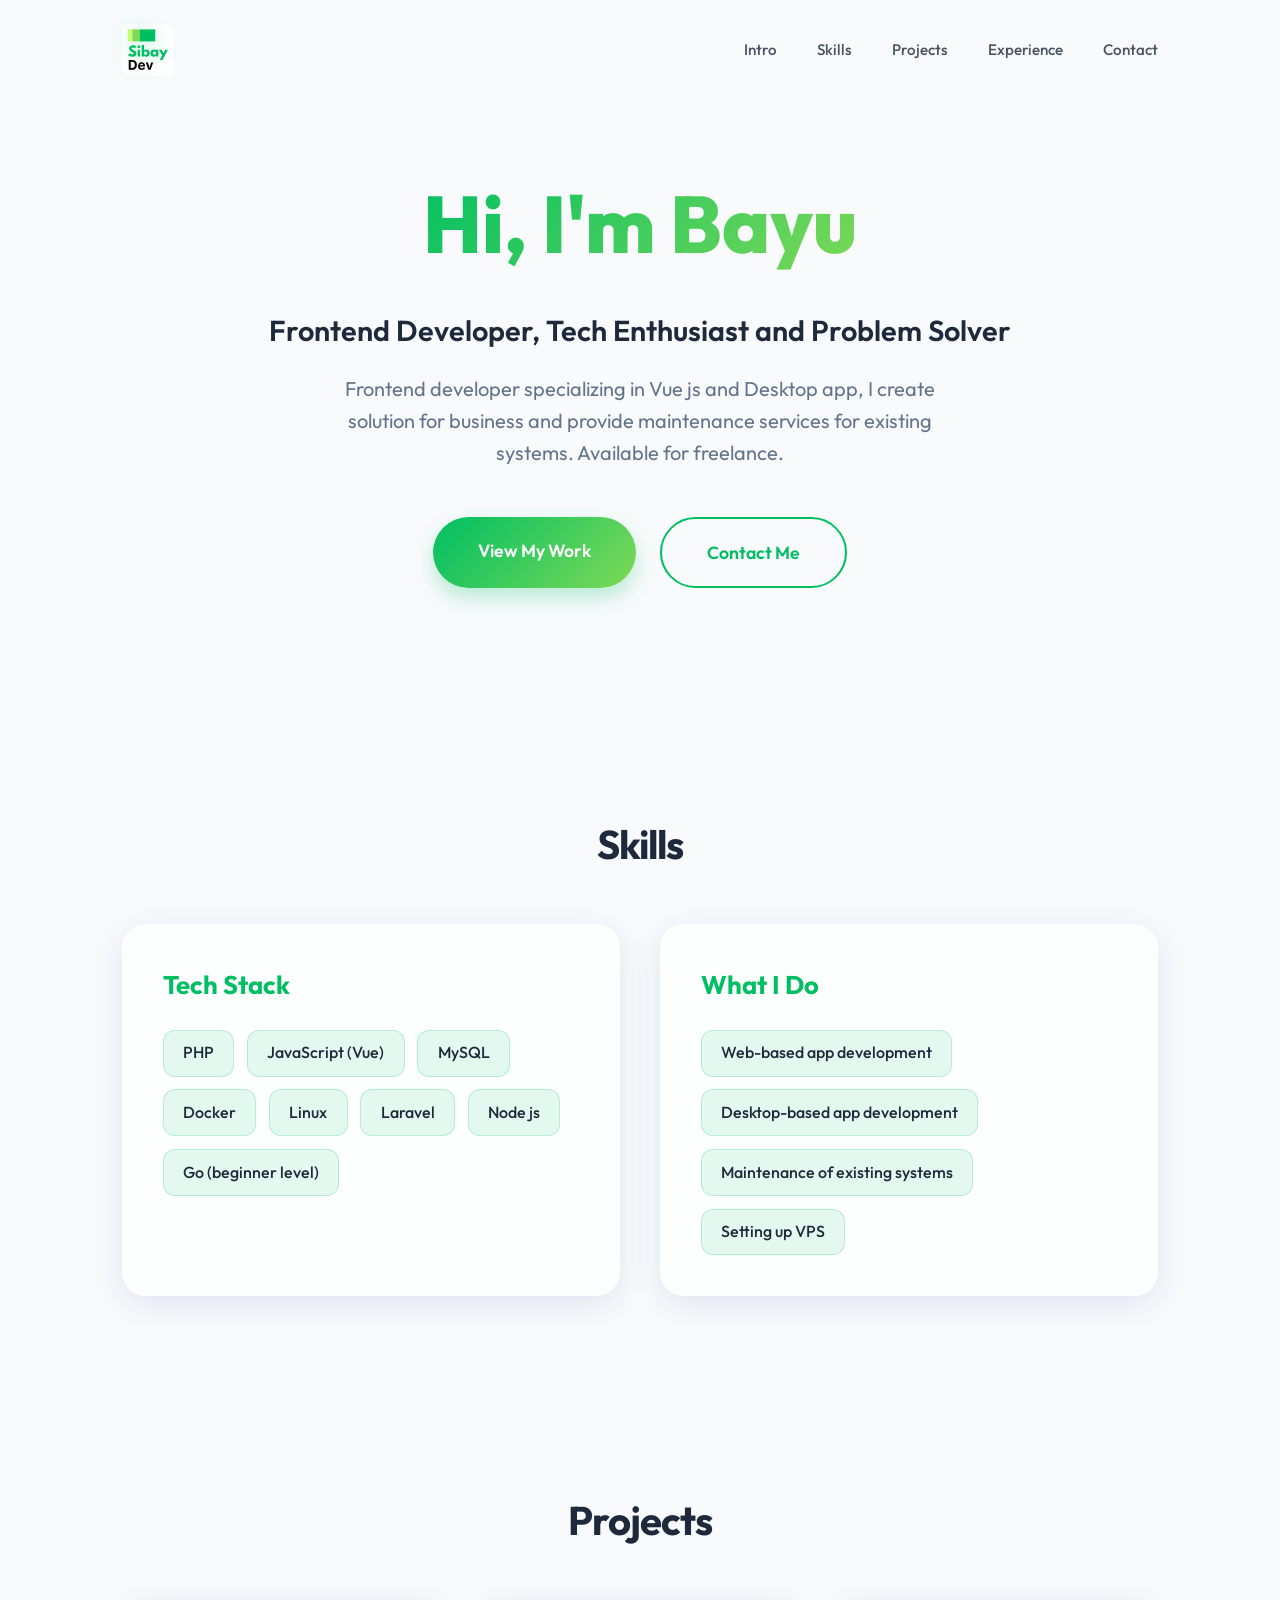
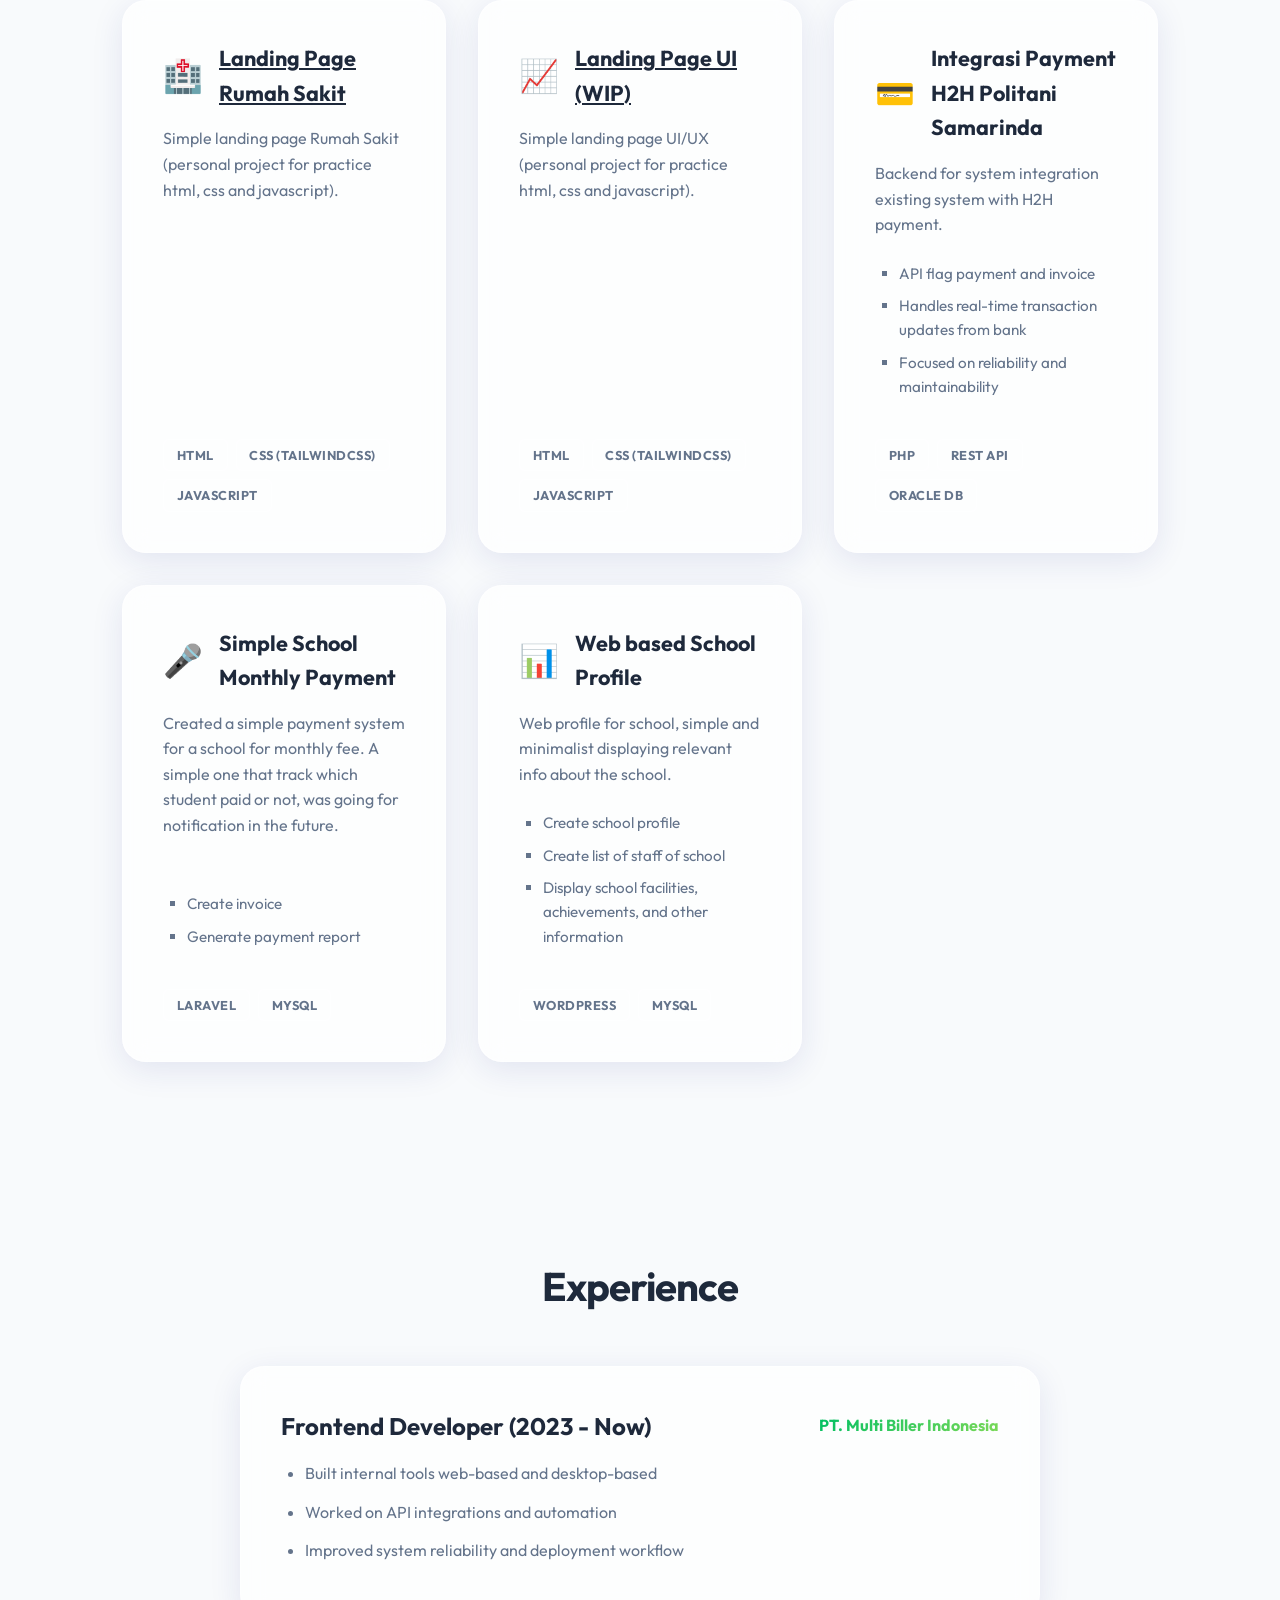
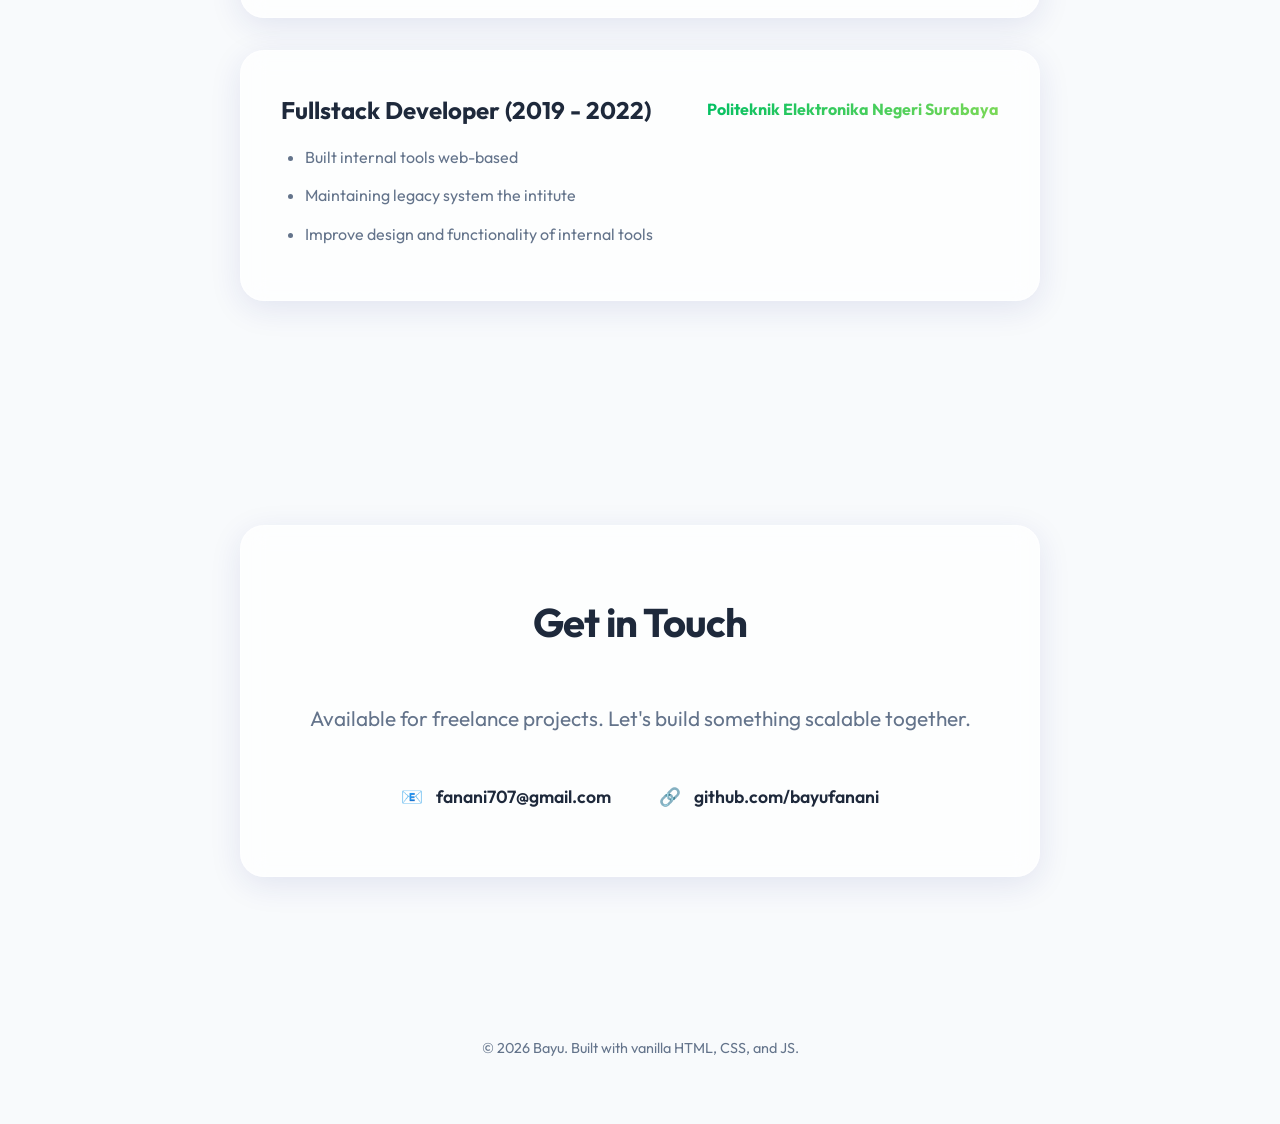
<file: curiculum-vitae/index.html>
<!DOCTYPE html>
<html lang="en">

<head>
    <meta charset="UTF-8">
    <meta name="viewport" content="width=device-width, initial-scale=1.0">
    <meta name="description" content="Bayu - Fullstack Developer">
    <title>Bayu | Fullstack Developer Portfolio</title>
    <link rel="icon" type="image/svg+xml" href="logo.svg">
    <link rel="preconnect" href="https://fonts.googleapis.com">
    <link rel="preconnect" href="https://fonts.gstatic.com" crossorigin>
    <link href="https://fonts.googleapis.com/css2?family=Outfit:wght@300;400;600;700&display=swap" rel="stylesheet">
    <link rel="stylesheet" href="style.css">
</head>

<body>
    <!-- Navigation -->
    <nav id="navbar">
        <div class="container nav-content">
            <div class="logo">
                <img src="logo.svg" alt="Sibaydev Logo" class="logo-img">
            </div>
            <ul class="nav-links">
                <li><a href="#hero">Intro</a></li>
                <li><a href="#skills">Skills</a></li>
                <li><a href="#projects">Projects</a></li>
                <li><a href="#experience">Experience</a></li>
                <li><a href="#contact">Contact</a></li>
            </ul>
        </div>
    </nav>

    <!-- Hero -->
    <header id="hero" class="section reveal">
        <div class="container hero-content">
            <h1 class="gradient-text">Hi, I'm Bayu</h1>
            <p class="subtitle">
                Frontend Developer, Tech Enthusiast and Problem Solver
            </p>
            <p class="description">Frontend developer specializing in Vue js and Desktop app, I
                create solution for business and provide maintenance services for existing systems. Available for
                freelance.</p>
            <div class="cta-buttons">
                <a href="#projects" class="btn btn-primary">View My Work</a>
                <a href="#contact" class="btn btn-secondary">Contact Me</a>
            </div>
        </div>
    </header>

    <!-- Skillz -->
    <section id="skills" class="section reveal">
        <div class="container">
            <h2 class="section-title">Skills</h2>
            <div class="skills-grid">
                <div class="skill-card glass">
                    <h3>Tech Stack</h3>
                    <ul class="skill-list">
                        <li><span>PHP</span></li>
                        <li><span>JavaScript (Vue)</span></li>
                        <li><span>MySQL</span></li>
                        <li><span>Docker</span></li>
                        <li><span>Linux</span></li>
                        <li><span>Laravel</span></li>
                        <li><span>Node js</span></li>
                        <li><span>Go (beginner level)</span></li>
                    </ul>
                </div>
                <div class="skill-card glass">
                    <h3>What I Do</h3>
                    <ul class="skill-list">
                        <li><span>Web-based app development</span></li>
                        <li><span>Desktop-based app development</span></li>
                        <li><span>Maintenance of existing systems</span></li>
                        <li><span>Setting up VPS</span></li>
                    </ul>
                </div>
            </div>
        </div>
    </section>

    <!-- Projects -->
    <section id="projects" class="section reveal">
        <div class="container">
            <h2 class="section-title">Projects</h2>
            <div class="projects-grid">
                <div class="project-card glass hover-lift">
                    <div class="project-header">
                        <span class="icon">🏥</span>
                        <h3><a href="../rs-landing">Landing Page Rumah Sakit</a></h3>
                    </div>
                    <p>Simple landing page Rumah Sakit (personal project for practice html, css and javascript).</p>
                    <div class="tech-tags">
                        <span>HTML</span>
                        <span>CSS (tailwindcss)</span>
                        <span>JavaScript</span>
                    </div>
                </div>
                <div class="project-card glass hover-lift">
                    <div class="project-header">
                        <span class="icon">📈</span>
                        <h3><a href="../landing-page1/">Landing Page UI (WIP)</a></h3>
                    </div>
                    <p>Simple landing page UI/UX (personal project for practice html, css and javascript).</p>
                    <div class="tech-tags">
                        <span>HTML</span>
                        <span>CSS (tailwindcss)</span>
                        <span>JavaScript</span>
                    </div>
                </div>

                <div class="project-card glass hover-lift">
                    <div class="project-header">
                        <span class="icon">💳</span>
                        <h3>Integrasi Payment H2H Politani Samarinda</h3>
                    </div>
                    <p>Backend for system integration existing system with H2H payment.</p>
                    <ul class="project-details">
                        <li>API flag payment and invoice</li>
                        <li>Handles real-time transaction updates from bank</li>
                        <li>Focused on reliability and maintainability</li>
                    </ul>
                    <div class="tech-tags">
                        <span>PHP</span>
                        <span>REST API</span>
                        <span>Oracle DB</span>
                    </div>
                </div>

                <div class="project-card glass hover-lift">
                    <div class="project-header">
                        <span class="icon">🎤</span>
                        <h3>Simple School Monthly Payment</h3>
                    </div>
                    <p>Created a simple payment system for a school for monthly fee. A simple one that track which
                        student paid or not, was going for notification in the future.</p>
                    <ul class="project-details">
                        <li>Create invoice</li>
                        <li>Generate payment report</li>
                    </ul>
                    <div class="tech-tags">
                        <span>Laravel</span>
                        <span>MySQL</span>
                    </div>
                </div>

                <div class="project-card glass hover-lift">
                    <div class="project-header">
                        <span class="icon">📊</span>
                        <h3>Web based School Profile</h3>
                    </div>
                    <p>Web profile for school, simple and minimalist displaying relevant info about the school.</p>
                    <ul class="project-details">
                        <li>Create school profile</li>
                        <li>Create list of staff of school</li>
                        <li>Display school facilities, achievements, and other information</li>
                    </ul>
                    <div class="tech-tags">
                        <span>Wordpress</span>
                        <span>MySQL</span>
                    </div>
                </div>
            </div>
        </div>
    </section>

    <!-- Experience -->
    <section id="experience" class="section reveal">
        <div class="container">
            <h2 class="section-title">Experience</h2>
            <div class="experience-timeline">
                <div class="timeline-item glass">
                    <div class="timeline-content">
                        <div class="timeline-header">
                            <h3>Frontend Developer (2023 - Now)</h3>
                            <span class="company">PT. Multi Biller Indonesia</span>
                        </div>
                        <ul class="experience-list">
                            <li>Built internal tools web-based and desktop-based</li>
                            <li>Worked on API integrations and automation</li>
                            <li>Improved system reliability and deployment workflow</li>
                        </ul>
                    </div>
                </div>
                <div class="timeline-item glass">
                    <div class="timeline-content">
                        <div class="timeline-header">
                            <h3>Fullstack Developer (2019 - 2022)</h3>
                            <span class="company">Politeknik Elektronika Negeri Surabaya</span>
                        </div>
                        <ul class="experience-list">
                            <li>Built internal tools web-based</li>
                            <li>Maintaining legacy system the intitute</li>
                            <li>Improve design and functionality of internal tools</li>
                        </ul>
                    </div>
                </div>
            </div>
        </div>
    </section>

    <!-- Contact -->
    <section id="contact" class="section reveal">
        <div class="container contact-container glass">
            <h2 class="section-title">Get in Touch</h2>
            <p>Available for freelance projects. Let's build something scalable together.</p>
            <div class="contact-links">
                <a href="mailto:fanani707@gmail.com" class="contact-link">
                    <span class="icon">📧</span> fanani707@gmail.com
                </a>
                <a href="https://github.com/bayufanani" target="_blank" class="contact-link">
                    <span class="icon">🔗</span> github.com/bayufanani
                </a>
            </div>
        </div>
    </section>

    <footer class="footer">
        <div class="container">
            <p>&copy; 2026 Bayu. Built with vanilla HTML, CSS, and JS.</p>
        </div>
    </footer>

    <script src="script.js"></script>
</body>

</html>
</file>
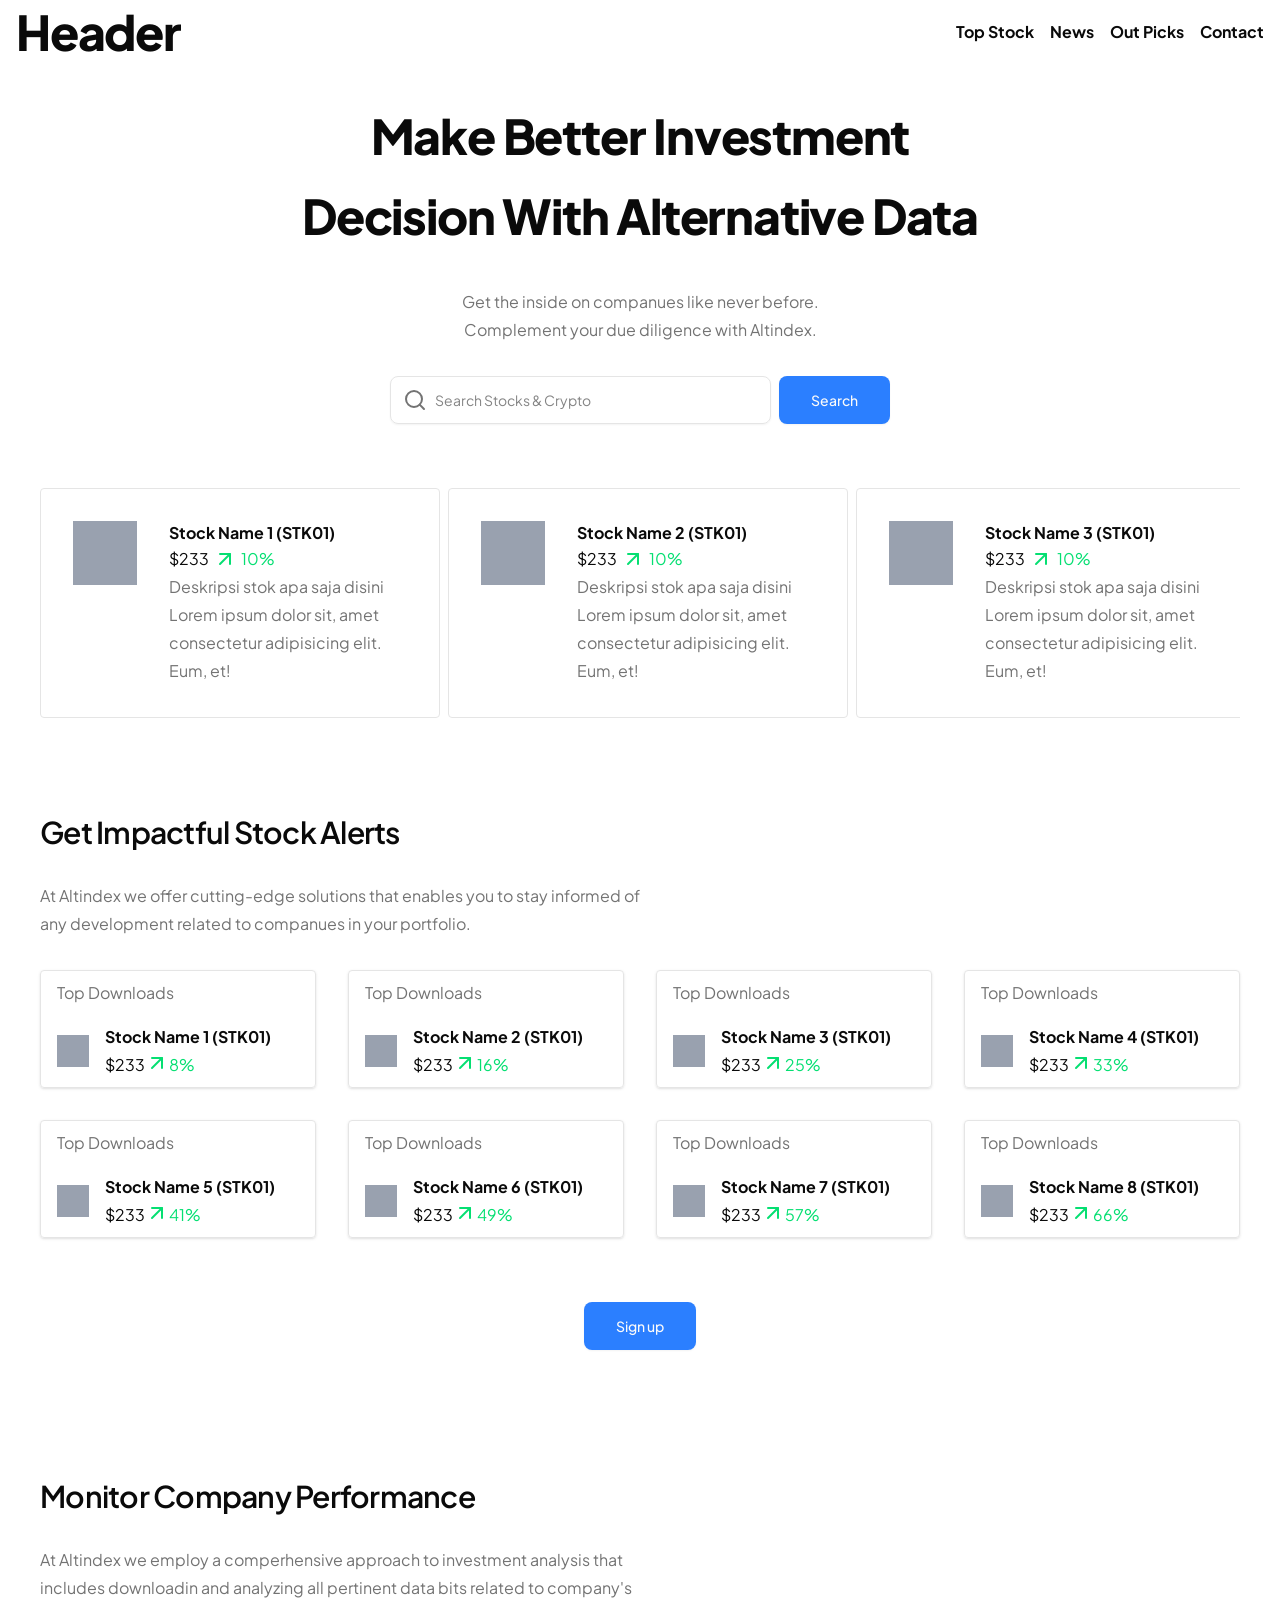
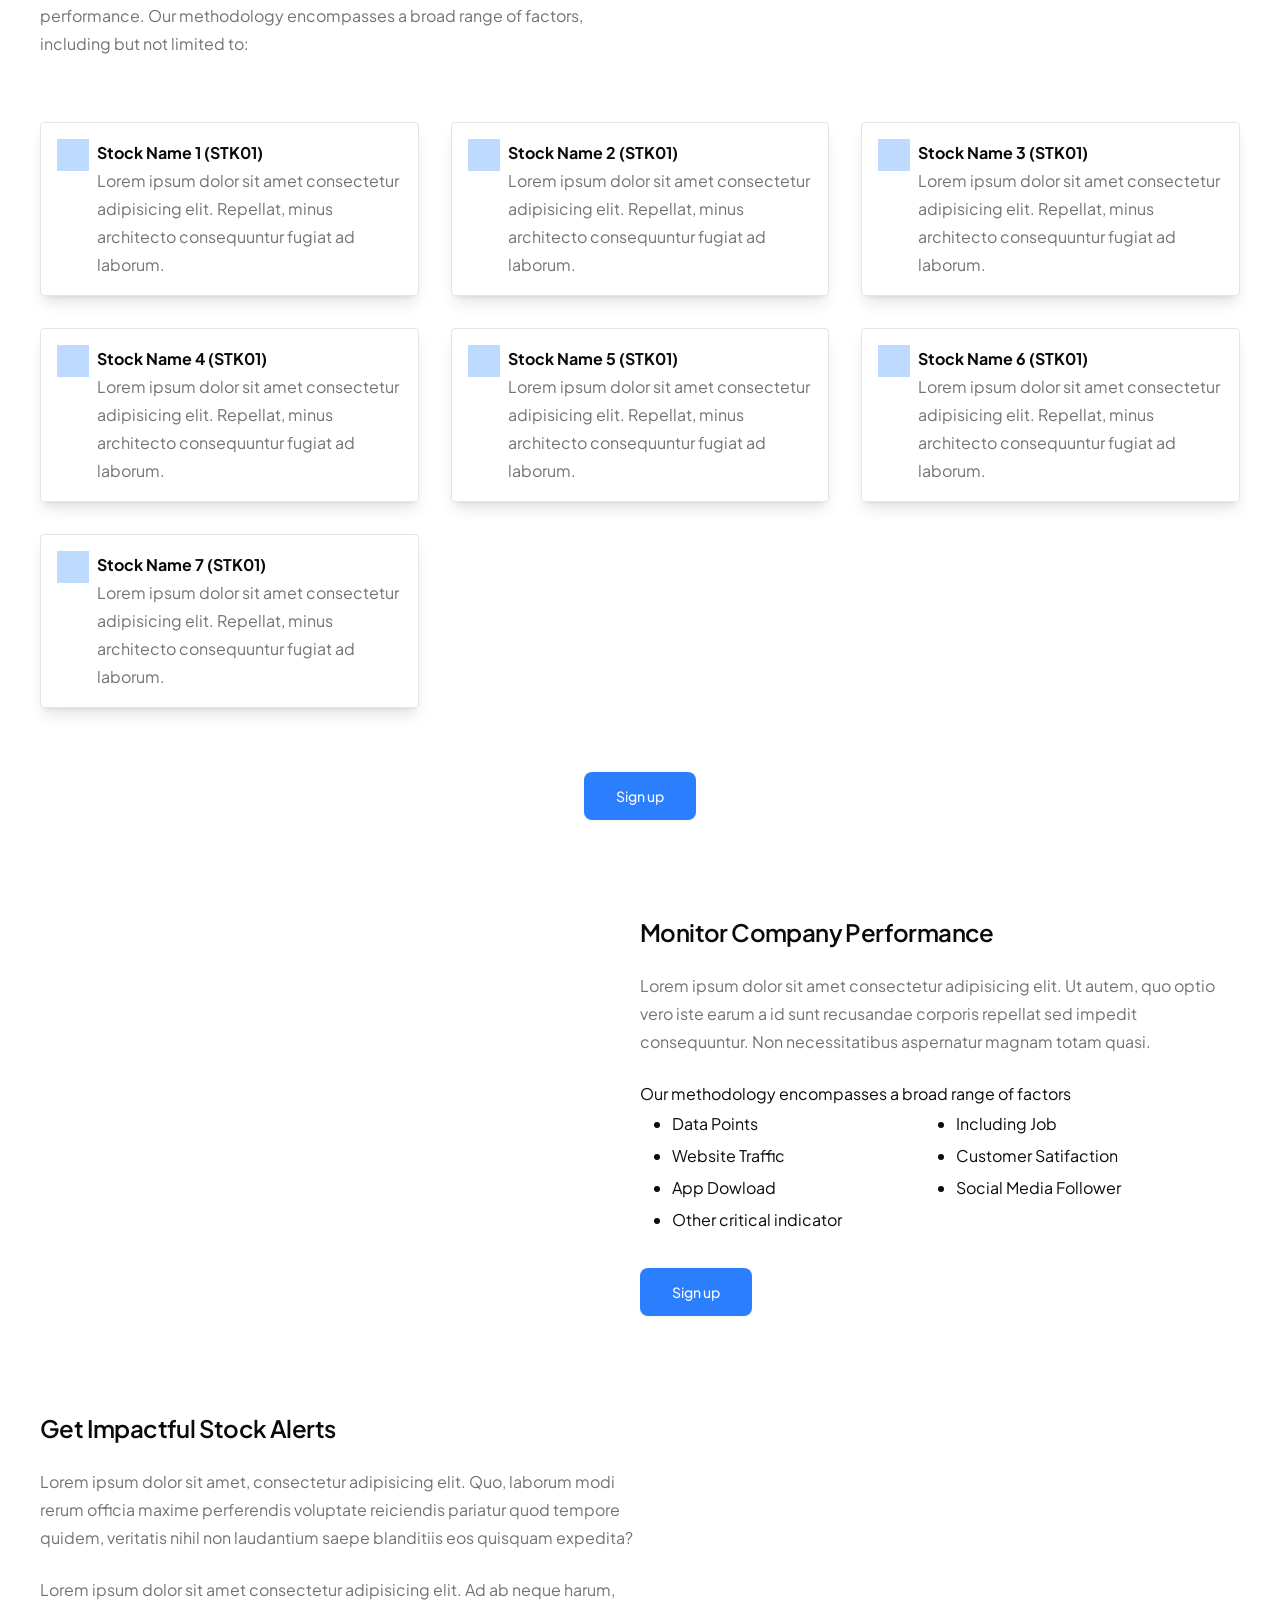
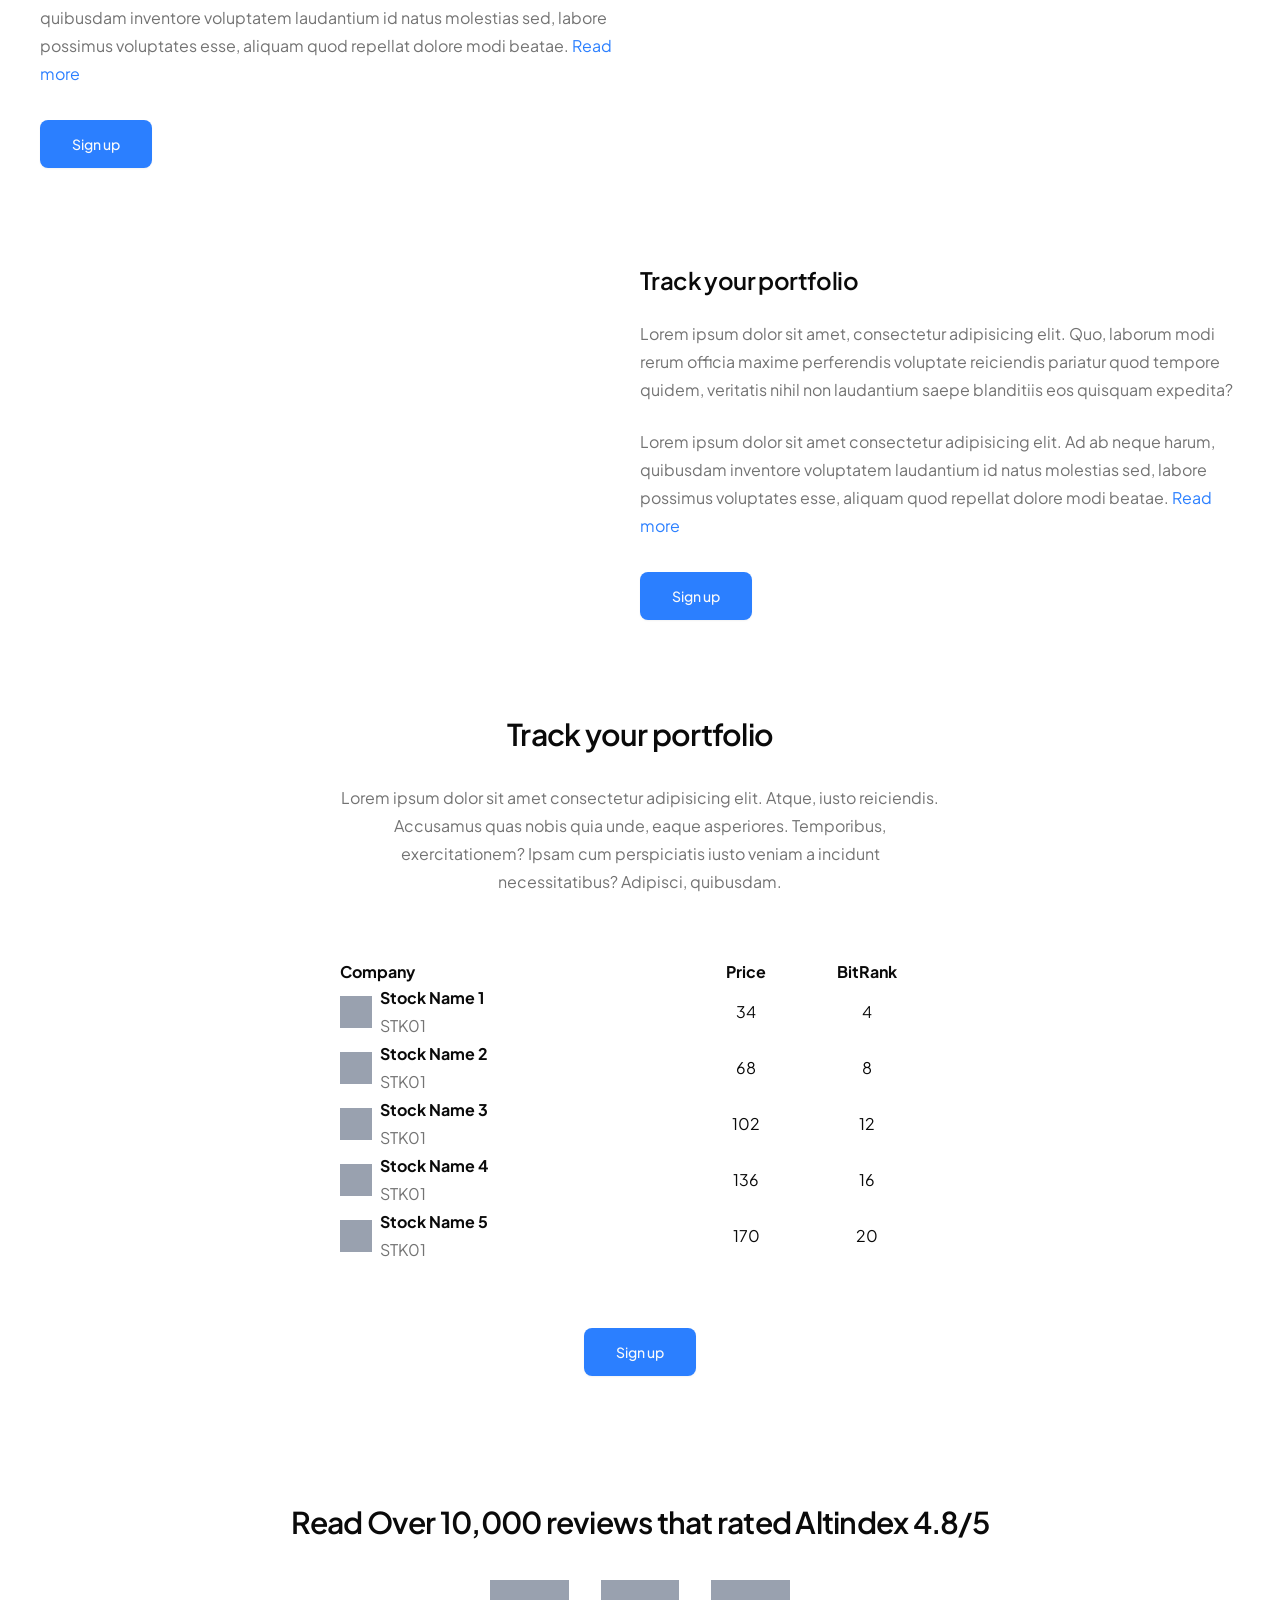
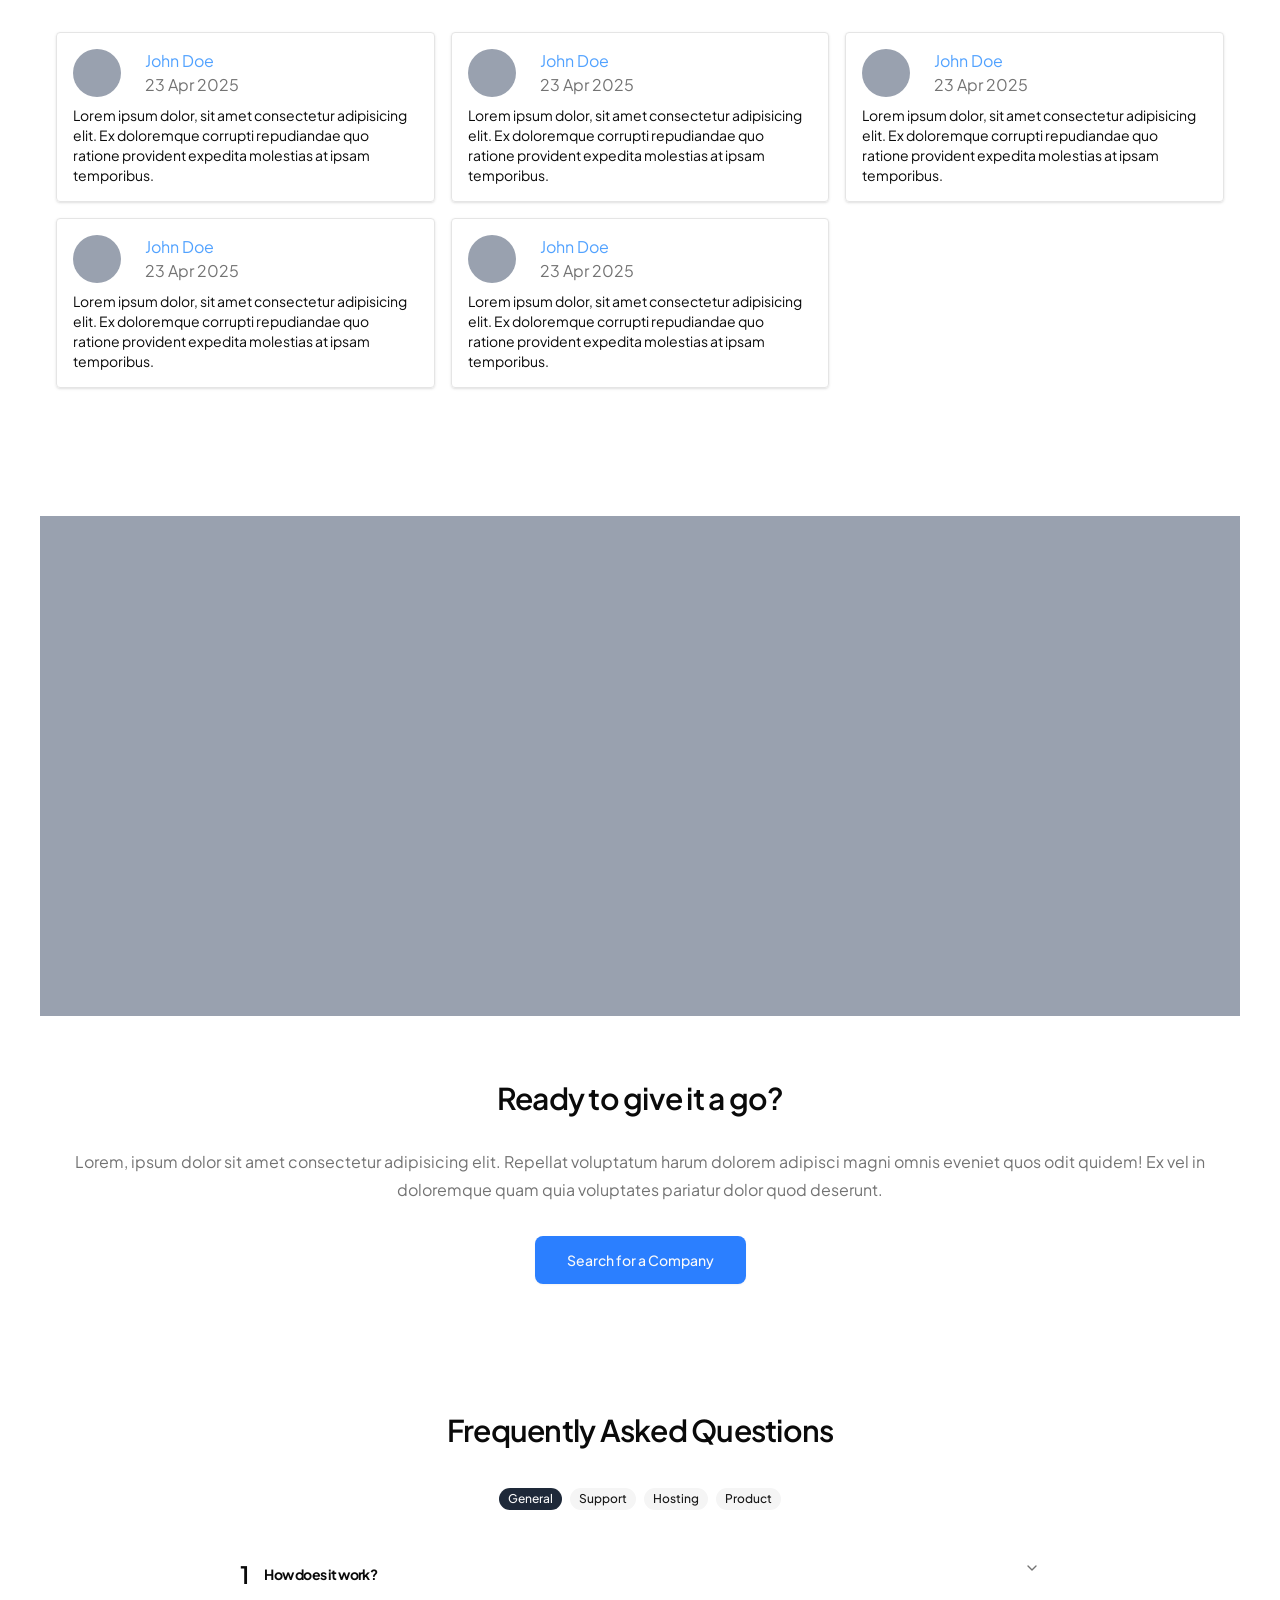
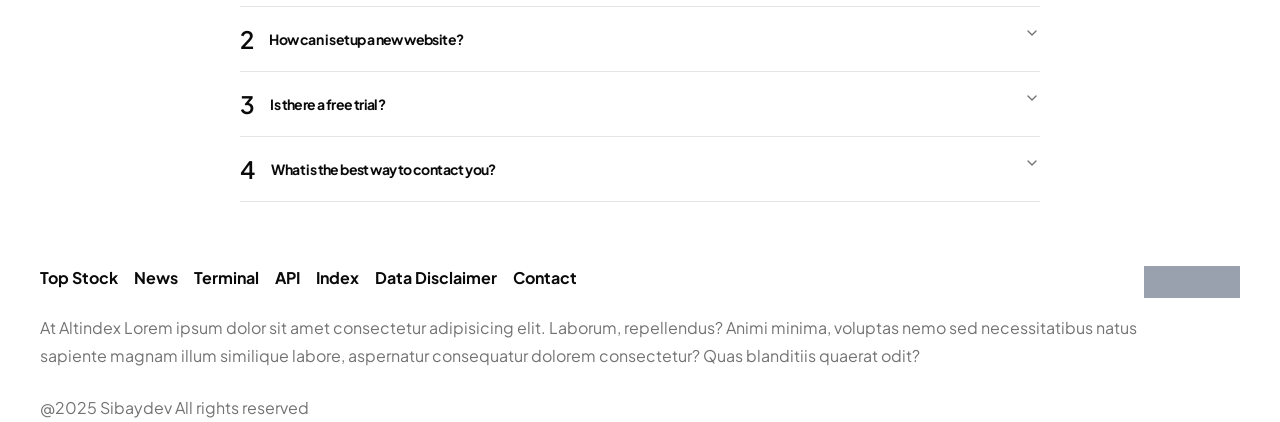
<file: landing-page1/index.html>
<!doctype html>
<html lang="en">

<head>
  <meta charset="UTF-8" />
  <link rel="icon" type="image/svg+xml" href="./vite.svg" />
  <meta name="viewport" content="width=device-width, initial-scale=1.0" />
  <title>Landing Page 1</title>
  <script type="module" crossorigin src="./assets/index-BxmgPnmE.js"></script>
  <link rel="stylesheet" crossorigin href="./assets/index-C8Lo0M7m.css">
</head>

<body>
  <div id="app"></div>
</body>

</html>
</file>
<file: curiculum-vitae/style.css>
/* 
    Modern, Premium CV Styling
    Featuring: Theme detection, Glassmorphism, and Fluid Typography
*/

:root {
    /* Font family */
    --font-main: 'Outfit', -apple-system, BlinkMacSystemFont, 'Segoe UI', Roboto, Helvetica, Arial, sans-serif;

    /* Default spacing */
    --padding-container: 2rem;
    --section-spacing: 6rem;

    /* Transitions */
    --transition: all 0.3s cubic-bezier(0.4, 0, 0.2, 1);

    /* Accent Colors (Based on Logo SVG) */
    --accent: #00bf63;
    --accent-hover: #00a455;
    --accent-gradient: linear-gradient(135deg, #00bf63 0%, #7ed957 100%);
}

/* Light Mode (Default/Fallback) */
:root {
    --bg-color: #f8fafc;
    --text-color: #1e293b;
    --text-muted: #64748b;
    --card-bg: rgba(255, 255, 255, 0.7);
    --card-border: rgba(255, 255, 255, 0.5);
    --nav-bg: rgba(248, 250, 252, 0.8);
    --glass-shadow: 0 8px 32px 0 rgba(31, 38, 135, 0.1);
}

/* Dark Mode Preference */
@media (prefers-color-scheme: dark) {
    :root {
        --bg-color: #0c0c0e;
        --text-color: #f1f5f9;
        --text-muted: #94a3b8;
        --card-bg: rgba(30, 41, 59, 0.4);
        --card-border: rgba(255, 255, 255, 0.08);
        --nav-bg: rgba(12, 12, 14, 0.8);
        --glass-shadow: 0 8px 32px 0 rgba(0, 0, 0, 0.4);
    }
}

/* Base Body Styles */
* {
    box-sizing: border-box;
    margin: 0;
    padding: 0;
}

html {
    scroll-behavior: smooth;
    font-size: 16px;
}

body {
    background-color: var(--bg-color);
    color: var(--text-color);
    font-family: var(--font-main);
    line-height: 1.6;
    overflow-x: hidden;
    transition: background-color 0.5s ease;
}

.container {
    max-width: 1100px;
    margin: 0 auto;
    padding: 0 var(--padding-container);
}

/* Gradient Text */
.gradient-text {
    background: var(--accent-gradient);
    -webkit-background-clip: text;
    background-clip: text;
    -webkit-text-fill-color: transparent;
    display: inline-block;
}

/* Glassmorphism Common Class */
.glass {
    background: var(--card-bg);
    backdrop-filter: blur(12px);
    -webkit-backdrop-filter: blur(12px);
    border: 1px solid var(--card-border);
    border-radius: 1.5rem;
    box-shadow: var(--glass-shadow);
}

/* Navigation */
#navbar {
    position: fixed;
    top: 0;
    width: 100%;
    z-index: 1000;
    padding: 1.5rem 0;
    background: var(--nav-bg);
    backdrop-filter: blur(10px);
    transition: var(--transition);
}

.nav-content {
    display: flex;
    justify-content: space-between;
    align-items: center;
}

.logo {
    display: flex;
    align-items: center;
    background: white;
    border-radius: 8px;
    padding: 2px;
}

.logo-img {
    height: 48px;
    width: auto;
    filter: drop-shadow(0 0 8px rgba(0, 191, 99, 0.2));
}

.nav-links {
    display: flex;
    gap: 2.5rem;
    list-style: none;
}

.nav-links a {
    text-decoration: none;
    color: var(--text-color);
    font-weight: 500;
    font-size: 0.95rem;
    transition: var(--transition);
    opacity: 0.8;
}

.nav-links a:hover {
    color: var(--accent);
    opacity: 1;
}

/* Sections */
.section {
    padding: var(--section-spacing) 0;
    min-height: auto;
}

.section-title {
    font-size: 2.5rem;
    font-weight: 700;
    margin-bottom: 3rem;
    text-align: center;
    letter-spacing: -1px;
}

/* Hero Section */
#hero {
    padding-top: 10rem;
    padding-bottom: 8rem;
    text-align: center;
}

#hero h1 {
    font-size: clamp(3rem, 8vw, 5rem);
    font-weight: 800;
    margin-bottom: 1.5rem;
}

#hero .subtitle {
    font-size: clamp(1.2rem, 3vw, 1.8rem);
    color: var(--text-color);
    max-width: 800px;
    margin: 0 auto 1.5rem;
    font-weight: 600;
    line-height: 1.3;
}

#hero .description {
    font-size: 1.25rem;
    color: var(--text-muted);
    max-width: 600px;
    margin: 0 auto 3rem;
    font-weight: 400;
}

/* Buttons */
.cta-buttons {
    display: flex;
    gap: 1.5rem;
    justify-content: center;
}

.btn {
    padding: 1.2rem 2.8rem;
    border-radius: 50px;
    text-decoration: none;
    font-weight: 600;
    font-size: 1.1rem;
    transition: var(--transition);
    display: inline-block;
}

.btn-primary {
    background: var(--accent-gradient);
    color: #fff;
    box-shadow: 0 10px 20px rgba(0, 191, 99, 0.25);
}

.btn-primary:hover {
    transform: translateY(-5px);
    box-shadow: 0 15px 30px rgba(0, 191, 99, 0.35);
}

.btn-secondary {
    border: 2px solid var(--accent);
    color: var(--accent);
}

.btn-secondary:hover {
    background: var(--accent);
    color: white;
}

/* Skills Grid */
.skills-grid {
    display: grid;
    grid-template-columns: repeat(auto-fit, minmax(300px, 1fr));
    gap: 2.5rem;
}

.skill-card {
    padding: 2.5rem;
}

.skill-card h3 {
    font-size: 1.6rem;
    margin-bottom: 1.5rem;
    color: var(--accent);
}

.skill-list {
    list-style: none;
    display: flex;
    flex-wrap: wrap;
    gap: 0.8rem;
}

.skill-list li {
    background: rgba(0, 191, 99, 0.1);
    border: 1px solid rgba(0, 191, 99, 0.2);
    padding: 0.6rem 1.2rem;
    border-radius: 12px;
    font-weight: 500;
    transition: var(--transition);
}

.skill-list li:hover {
    background: var(--accent);
    color: white;
}

/* Projects */
.projects-grid {
    display: grid;
    grid-template-columns: repeat(auto-fit, minmax(320px, 1fr));
    gap: 2rem;
}

.project-card {
    padding: 2.5rem;
    display: flex;
    flex-direction: column;
}

.project-header {
    display: flex;
    align-items: center;
    gap: 1rem;
    margin-bottom: 1rem;
}

.project-header .icon {
    font-size: 2rem;
}

.project-header h3 {
    font-size: 1.35rem;
    font-weight: 700;
}

.project-header a {
    color: var(--text-color);
    transition: var(--transition);
}

.project-header a:hover {
    color: var(--accent);
}

.project-card p {
    color: var(--text-muted);
    margin-bottom: 1.5rem;
    flex-grow: 1;
}

.project-details {
    margin-bottom: 2rem;
    padding-left: 1.5rem;
    list-style: square;
    color: var(--text-muted);
    font-size: 0.95rem;
}

.project-details li {
    margin-bottom: 0.5rem;
}

.tech-tags {
    display: flex;
    flex-wrap: wrap;
    gap: 0.5rem;
}

.tech-tags span {
    font-size: 0.8rem;
    text-transform: uppercase;
    font-weight: 700;
    letter-spacing: 0.5px;
    padding: 0.3rem 0.8rem;
    background: rgba(255, 255, 255, 0.05);
    border: 1px solid var(--card-border);
    border-radius: 6px;
    color: var(--text-muted);
}

/* Hover Lift Effect */
.hover-lift {
    transition: var(--transition);
}

.hover-lift:hover {
    transform: translateY(-10px);
    border-color: var(--accent);
}

/* Experience */
.experience-timeline {
    max-width: 800px;
    margin: 0 auto;
}

.timeline-item {
    padding: 2.5rem;
    margin-bottom: 2rem;
}

.timeline-header {
    display: flex;
    justify-content: space-between;
    align-items: center;
    margin-bottom: 1rem;
    flex-wrap: wrap;
    gap: 0.5rem;
}

.timeline-header h3 {
    font-size: 1.5rem;
    color: var(--text-color);
}

.timeline-header .company {
    background: var(--accent-gradient);
    -webkit-background-clip: text;
    background-clip: text;
    -webkit-text-fill-color: transparent;
    font-weight: 700;
}

.experience-list {
    padding-left: 1.5rem;
    color: var(--text-muted);
}

.experience-list li {
    margin-bottom: 0.8rem;
}

/* Contact */
.contact-container {
    padding: 4rem;
    text-align: center;
    max-width: 800px;
}

.contact-container p {
    font-size: 1.3rem;
    margin-bottom: 3rem;
    color: var(--text-muted);
}

.contact-links {
    display: flex;
    justify-content: center;
    gap: 3rem;
    flex-wrap: wrap;
}

.contact-link {
    text-decoration: none;
    color: var(--text-color);
    font-size: 1.1rem;
    font-weight: 600;
    display: flex;
    align-items: center;
    gap: 0.8rem;
    transition: var(--transition);
}

.contact-link:hover {
    color: var(--accent);
    transform: scale(1.05);
}

/* Footer */
.footer {
    padding: 4rem 0;
    text-align: center;
}

.footer p {
    color: var(--text-muted);
    font-size: 0.9rem;
}

/* Reveal Animation */
.reveal {
    opacity: 0;
    transform: translateY(50px);
    transition: opacity 0.8s ease-out, transform 0.8s ease-out;
}

.reveal.active {
    opacity: 1;
    transform: translateY(0);
}

/* Responsive adjustments */
@media (max-width: 768px) {
    :root {
        --section-spacing: 4rem;
    }

    .nav-links {
        display: none;
        /* Hide nav links on mobile for simplicity in pure CSS approach */
    }

    #hero {
        padding-top: 8rem;
    }

    .contact-container {
        padding: 2rem;
    }

    .contact-links {
        flex-direction: column;
        gap: 1.5rem;
    }
}
</file>
<file: landing-page1/assets/index-C8Lo0M7m.css>
@import"https://fonts.googleapis.com/css2?family=Plus+Jakarta+Sans:ital,wght@0,200..800;1,200..800&display=swap";@keyframes kemana-8fde3237{0%{opacity:0}to{opacity:1}}.close[data-v-8fde3237]{display:block!important;position:fixed;top:0;right:0;padding:1rem}.expand[data-v-8fde3237]{display:flex!important;flex-direction:column;position:fixed;inset:0;background-color:#fffc;-webkit-backdrop-filter:blur(1rem);backdrop-filter:blur(1rem);padding:3rem 1rem 1rem;animation:kemana-8fde3237 .15s ease-in-out}@layer components;/*! tailwindcss v4.1.13 | MIT License | https://tailwindcss.com */@layer properties{@supports (((-webkit-hyphens:none)) and (not (margin-trim:inline))) or ((-moz-orient:inline) and (not (color:rgb(from red r g b)))){*,:before,:after,::backdrop{--tw-translate-x:0;--tw-translate-y:0;--tw-translate-z:0;--tw-border-style:solid;--tw-leading:initial;--tw-font-weight:initial;--tw-shadow:0 0 #0000;--tw-shadow-color:initial;--tw-shadow-alpha:100%;--tw-inset-shadow:0 0 #0000;--tw-inset-shadow-color:initial;--tw-inset-shadow-alpha:100%;--tw-ring-color:initial;--tw-ring-shadow:0 0 #0000;--tw-inset-ring-color:initial;--tw-inset-ring-shadow:0 0 #0000;--tw-ring-inset:initial;--tw-ring-offset-width:0px;--tw-ring-offset-color:#fff;--tw-ring-offset-shadow:0 0 #0000;--tw-outline-style:solid;--tw-backdrop-blur:initial;--tw-backdrop-brightness:initial;--tw-backdrop-contrast:initial;--tw-backdrop-grayscale:initial;--tw-backdrop-hue-rotate:initial;--tw-backdrop-invert:initial;--tw-backdrop-opacity:initial;--tw-backdrop-saturate:initial;--tw-backdrop-sepia:initial;--tw-duration:initial;--tw-animation-delay:0s;--tw-animation-direction:normal;--tw-animation-duration:initial;--tw-animation-fill-mode:none;--tw-animation-iteration-count:1;--tw-enter-blur:0;--tw-enter-opacity:1;--tw-enter-rotate:0;--tw-enter-scale:1;--tw-enter-translate-x:0;--tw-enter-translate-y:0;--tw-exit-blur:0;--tw-exit-opacity:1;--tw-exit-rotate:0;--tw-exit-scale:1;--tw-exit-translate-x:0;--tw-exit-translate-y:0;--tw-tracking:initial}}}@layer theme{:root,:host{--font-sans:ui-sans-serif,system-ui,sans-serif,"Apple Color Emoji","Segoe UI Emoji","Segoe UI Symbol","Noto Color Emoji";--font-mono:ui-monospace,SFMono-Regular,Menlo,Monaco,Consolas,"Liberation Mono","Courier New",monospace;--color-green-400:oklch(79.2% .209 151.711);--color-blue-200:oklch(88.2% .059 254.128);--color-blue-400:oklch(70.7% .165 254.624);--color-blue-500:oklch(62.3% .214 259.815);--color-gray-400:oklch(70.7% .022 261.325);--color-gray-800:oklch(27.8% .033 256.848);--color-white:#fff;--spacing:.25rem;--text-xs:.75rem;--text-xs--line-height:calc(1/.75);--text-sm:.875rem;--text-sm--line-height:calc(1.25/.875);--text-base:1rem;--text-base--line-height: 1.5 ;--text-xl:1.25rem;--text-xl--line-height:calc(1.75/1.25);--text-2xl:1.5rem;--text-2xl--line-height:calc(2/1.5);--text-3xl:1.875rem;--text-3xl--line-height: 1.2 ;--text-4xl:2.25rem;--text-4xl--line-height:calc(2.5/2.25);--text-5xl:3rem;--text-5xl--line-height:1;--font-weight-medium:500;--font-weight-semibold:600;--font-weight-bold:700;--font-weight-extrabold:800;--tracking-tight:-.025em;--default-transition-duration:.15s;--default-transition-timing-function:cubic-bezier(.4,0,.2,1);--default-font-family:var(--font-sans);--default-mono-font-family:var(--font-mono)}}@layer base{*,:after,:before,::backdrop{box-sizing:border-box;border:0 solid;margin:0;padding:0}::file-selector-button{box-sizing:border-box;border:0 solid;margin:0;padding:0}html,:host{-webkit-text-size-adjust:100%;tab-size:4;line-height:1.5;font-family:var(--default-font-family,ui-sans-serif,system-ui,sans-serif,"Apple Color Emoji","Segoe UI Emoji","Segoe UI Symbol","Noto Color Emoji");font-feature-settings:var(--default-font-feature-settings,normal);font-variation-settings:var(--default-font-variation-settings,normal);-webkit-tap-highlight-color:transparent}hr{height:0;color:inherit;border-top-width:1px}abbr:where([title]){-webkit-text-decoration:underline dotted;text-decoration:underline dotted}h1,h2,h3,h4,h5,h6{font-size:inherit;font-weight:inherit}a{color:inherit;-webkit-text-decoration:inherit;text-decoration:inherit}b,strong{font-weight:bolder}code,kbd,samp,pre{font-family:var(--default-mono-font-family,ui-monospace,SFMono-Regular,Menlo,Monaco,Consolas,"Liberation Mono","Courier New",monospace);font-feature-settings:var(--default-mono-font-feature-settings,normal);font-variation-settings:var(--default-mono-font-variation-settings,normal);font-size:1em}small{font-size:80%}sub,sup{vertical-align:baseline;font-size:75%;line-height:0;position:relative}sub{bottom:-.25em}sup{top:-.5em}table{text-indent:0;border-color:inherit;border-collapse:collapse}:-moz-focusring{outline:auto}progress{vertical-align:baseline}summary{display:list-item}ol,ul,menu{list-style:none}img,svg,video,canvas,audio,iframe,embed,object{vertical-align:middle;display:block}img,video{max-width:100%;height:auto}button,input,select,optgroup,textarea{font:inherit;font-feature-settings:inherit;font-variation-settings:inherit;letter-spacing:inherit;color:inherit;opacity:1;background-color:#0000;border-radius:0}::file-selector-button{font:inherit;font-feature-settings:inherit;font-variation-settings:inherit;letter-spacing:inherit;color:inherit;opacity:1;background-color:#0000;border-radius:0}:where(select:is([multiple],[size])) optgroup{font-weight:bolder}:where(select:is([multiple],[size])) optgroup option{padding-inline-start:20px}::file-selector-button{margin-inline-end:4px}::placeholder{opacity:1}@supports (not ((-webkit-appearance:-apple-pay-button))) or (contain-intrinsic-size:1px){::placeholder{color:currentColor}@supports (color:color-mix(in lab,red,red)){::placeholder{color:color-mix(in oklab,currentcolor 50%,transparent)}}}textarea{resize:vertical}::-webkit-search-decoration{-webkit-appearance:none}::-webkit-date-and-time-value{min-height:1lh;text-align:inherit}::-webkit-datetime-edit{display:inline-flex}::-webkit-datetime-edit-fields-wrapper{padding:0}::-webkit-datetime-edit{padding-block:0}::-webkit-datetime-edit-year-field{padding-block:0}::-webkit-datetime-edit-month-field{padding-block:0}::-webkit-datetime-edit-day-field{padding-block:0}::-webkit-datetime-edit-hour-field{padding-block:0}::-webkit-datetime-edit-minute-field{padding-block:0}::-webkit-datetime-edit-second-field{padding-block:0}::-webkit-datetime-edit-millisecond-field{padding-block:0}::-webkit-datetime-edit-meridiem-field{padding-block:0}::-webkit-calendar-picker-indicator{line-height:1}:-moz-ui-invalid{box-shadow:none}button,input:where([type=button],[type=reset],[type=submit]){appearance:button}::file-selector-button{appearance:button}::-webkit-inner-spin-button{height:auto}::-webkit-outer-spin-button{height:auto}[hidden]:where(:not([hidden=until-found])){display:none!important}*{border-color:var(--border);outline-color:var(--ring)}@supports (color:color-mix(in lab,red,red)){*{outline-color:color-mix(in oklab,var(--ring)50%,transparent)}}body{background-color:var(--background);color:var(--foreground);font-optical-sizing:auto;font-family:Plus Jakarta Sans,sans-serif;font-style:normal}h1{scroll-margin:calc(var(--spacing)*20);font-size:var(--text-4xl);line-height:var(--tw-leading,var(--text-4xl--line-height));--tw-font-weight:var(--font-weight-extrabold);font-weight:var(--font-weight-extrabold);--tw-tracking:var(--tracking-tight);letter-spacing:var(--tracking-tight)}@media (min-width:64rem){h1{font-size:var(--text-5xl);line-height:var(--tw-leading,var(--text-5xl--line-height))}}h2{scroll-margin:calc(var(--spacing)*20);padding-bottom:calc(var(--spacing)*2);font-size:var(--text-3xl);line-height:var(--tw-leading,var(--text-3xl--line-height));--tw-font-weight:var(--font-weight-semibold);font-weight:var(--font-weight-semibold);--tw-tracking:var(--tracking-tight);letter-spacing:var(--tracking-tight);transition-property:color,background-color,border-color,outline-color,text-decoration-color,fill,stroke,--tw-gradient-from,--tw-gradient-via,--tw-gradient-to;transition-timing-function:var(--tw-ease,var(--default-transition-timing-function));transition-duration:var(--tw-duration,var(--default-transition-duration))}h2:first-child{margin-top:calc(var(--spacing)*0)}h3{scroll-margin:calc(var(--spacing)*20);font-size:var(--text-2xl);line-height:var(--tw-leading,var(--text-2xl--line-height));--tw-font-weight:var(--font-weight-semibold);font-weight:var(--font-weight-semibold);--tw-tracking:var(--tracking-tight);letter-spacing:var(--tracking-tight)}h4{scroll-margin:calc(var(--spacing)*20);font-size:var(--text-xl);line-height:var(--tw-leading,var(--text-xl--line-height));--tw-font-weight:var(--font-weight-semibold);font-weight:var(--font-weight-semibold);--tw-tracking:var(--tracking-tight);letter-spacing:var(--tracking-tight)}p{--tw-leading:calc(var(--spacing)*7);line-height:calc(var(--spacing)*7)}p:not(:first-child){margin-top:calc(var(--spacing)*6)}.no-scrollbar::-webkit-scrollbar{display:none}.no-scrollbar{-ms-overflow-style:none;scrollbar-width:none}[data-slot=accordion] [data-state=open] button h3{color:var(--primary)}}@layer utilities{.\@container\/card-header{container:card-header/inline-size}.pointer-events-none{pointer-events:none}.fixed{position:fixed}.right-0{right:calc(var(--spacing)*0)}.bottom-4{bottom:calc(var(--spacing)*4)}.left-0{left:calc(var(--spacing)*0)}.z-10{z-index:10}.col-span-2{grid-column:span 2/span 2}.col-start-2{grid-column-start:2}.row-span-2{grid-row:span 2/span 2}.row-start-1{grid-row-start:1}.m-0{margin:calc(var(--spacing)*0)}.mx-auto{margin-inline:auto}.my-8{margin-block:calc(var(--spacing)*8)}.my-16{margin-block:calc(var(--spacing)*16)}.mt-6{margin-top:calc(var(--spacing)*6)}.mt-8{margin-top:calc(var(--spacing)*8)}.mt-16{margin-top:calc(var(--spacing)*16)}.mr-2{margin-right:calc(var(--spacing)*2)}.mb-8{margin-bottom:calc(var(--spacing)*8)}.block{display:block}.flex{display:flex}.grid{display:grid}.hidden{display:none}.inline-block{display:inline-block}.inline-flex{display:inline-flex}.size-4{width:calc(var(--spacing)*4);height:calc(var(--spacing)*4)}.size-9{width:calc(var(--spacing)*9);height:calc(var(--spacing)*9)}.size-16{width:calc(var(--spacing)*16);height:calc(var(--spacing)*16)}.size-\[2rem\]{width:2rem;height:2rem}.size-\[3rem\]{width:3rem;height:3rem}.h-8{height:calc(var(--spacing)*8)}.h-10{height:calc(var(--spacing)*10)}.h-12{height:calc(var(--spacing)*12)}.h-16{height:calc(var(--spacing)*16)}.h-\[20px\]{height:20px}.h-\[500px\]{height:500px}.w-24{width:calc(var(--spacing)*24)}.w-\[100px\]{width:100px}.w-\[400px\]{width:400px}.w-fit{width:fit-content}.w-full{width:100%}.max-w-\[300px\]{max-width:300px}.max-w-\[400px\]{max-width:400px}.max-w-\[600px\]{max-width:600px}.max-w-\[800px\]{max-width:800px}.max-w-\[1200px\]{max-width:1200px}.min-w-0{min-width:calc(var(--spacing)*0)}.flex-1{flex:1}.shrink-0{flex-shrink:0}.translate-y-0\.5{--tw-translate-y:calc(var(--spacing)*.5);translate:var(--tw-translate-x)var(--tw-translate-y)}.cursor-pointer{cursor:pointer}.list-disc{list-style-type:disc}.auto-rows-min{grid-auto-rows:min-content}.grid-cols-1{grid-template-columns:repeat(1,minmax(0,1fr))}.grid-cols-2{grid-template-columns:repeat(2,minmax(0,1fr))}.grid-cols-\[2rem_1fr\]{grid-template-columns:2rem 1fr}.grid-cols-\[4rem_1fr\]{grid-template-columns:4rem 1fr}.grid-rows-\[auto_auto\]{grid-template-rows:auto auto}.grid-rows-\[min-content\]{grid-template-rows:min-content}.flex-col{flex-direction:column}.flex-row{flex-direction:row}.items-center{align-items:center}.items-start{align-items:flex-start}.justify-around{justify-content:space-around}.justify-between{justify-content:space-between}.justify-center{justify-content:center}.gap-1{gap:calc(var(--spacing)*1)}.gap-1\.5{gap:calc(var(--spacing)*1.5)}.gap-2{gap:calc(var(--spacing)*2)}.gap-4{gap:calc(var(--spacing)*4)}.gap-6{gap:calc(var(--spacing)*6)}.gap-8{gap:calc(var(--spacing)*8)}.gap-y-16{row-gap:calc(var(--spacing)*16)}.self-start{align-self:flex-start}.justify-self-end{justify-self:flex-end}.overflow-auto{overflow:auto}.overflow-hidden{overflow:hidden}.rounded{border-radius:.25rem}.rounded-full{border-radius:3.40282e38px}.rounded-md{border-radius:calc(var(--radius) - 2px)}.rounded-xl{border-radius:calc(var(--radius) + 4px)}.border{border-style:var(--tw-border-style);border-width:1px}.border-b{border-bottom-style:var(--tw-border-style);border-bottom-width:1px}.border-input{border-color:var(--input)}.border-transparent{border-color:#0000}.bg-background{background-color:var(--background)}.bg-blue-200{background-color:var(--color-blue-200)}.bg-card{background-color:var(--card)}.bg-destructive{background-color:var(--destructive)}.bg-gray-400{background-color:var(--color-gray-400)}.bg-gray-800{background-color:var(--color-gray-800)}.bg-primary{background-color:var(--primary)}.bg-secondary{background-color:var(--secondary)}.bg-transparent{background-color:#0000}.p-4{padding:calc(var(--spacing)*4)}.p-8{padding:calc(var(--spacing)*8)}.px-2{padding-inline:calc(var(--spacing)*2)}.px-3{padding-inline:calc(var(--spacing)*3)}.px-4{padding-inline:calc(var(--spacing)*4)}.px-6{padding-inline:calc(var(--spacing)*6)}.px-8{padding-inline:calc(var(--spacing)*8)}.py-0\.5{padding-block:calc(var(--spacing)*.5)}.py-1{padding-block:calc(var(--spacing)*1)}.py-2{padding-block:calc(var(--spacing)*2)}.py-4{padding-block:calc(var(--spacing)*4)}.py-6{padding-block:calc(var(--spacing)*6)}.py-8{padding-block:calc(var(--spacing)*8)}.py-16{padding-block:calc(var(--spacing)*16)}.pt-0{padding-top:calc(var(--spacing)*0)}.pb-4{padding-bottom:calc(var(--spacing)*4)}.pl-8{padding-left:calc(var(--spacing)*8)}.text-center{text-align:center}.text-left{text-align:left}.text-base{font-size:var(--text-base);line-height:var(--tw-leading,var(--text-base--line-height))}.text-sm{font-size:var(--text-sm);line-height:var(--tw-leading,var(--text-sm--line-height))}.text-xs{font-size:var(--text-xs);line-height:var(--tw-leading,var(--text-xs--line-height))}.leading-8{--tw-leading:calc(var(--spacing)*8);line-height:calc(var(--spacing)*8)}.leading-20{--tw-leading:calc(var(--spacing)*20);line-height:calc(var(--spacing)*20)}.leading-none{--tw-leading:1;line-height:1}.font-bold{--tw-font-weight:var(--font-weight-bold);font-weight:var(--font-weight-bold)}.font-medium{--tw-font-weight:var(--font-weight-medium);font-weight:var(--font-weight-medium)}.font-semibold{--tw-font-weight:var(--font-weight-semibold);font-weight:var(--font-weight-semibold)}.whitespace-nowrap{white-space:nowrap}.text-blue-400{color:var(--color-blue-400)}.text-blue-500{color:var(--color-blue-500)}.text-card-foreground{color:var(--card-foreground)}.text-foreground{color:var(--foreground)}.text-green-400{color:var(--color-green-400)}.text-muted-foreground{color:var(--muted-foreground)}.text-primary{color:var(--primary)}.text-primary-foreground{color:var(--primary-foreground)}.text-secondary-foreground{color:var(--secondary-foreground)}.text-white{color:var(--color-white)}.underline-offset-4{text-underline-offset:4px}.shadow{--tw-shadow:0 1px 3px 0 var(--tw-shadow-color,#0000001a),0 1px 2px -1px var(--tw-shadow-color,#0000001a);box-shadow:var(--tw-inset-shadow),var(--tw-inset-ring-shadow),var(--tw-ring-offset-shadow),var(--tw-ring-shadow),var(--tw-shadow)}.shadow-lg{--tw-shadow:0 10px 15px -3px var(--tw-shadow-color,#0000001a),0 4px 6px -4px var(--tw-shadow-color,#0000001a);box-shadow:var(--tw-inset-shadow),var(--tw-inset-ring-shadow),var(--tw-ring-offset-shadow),var(--tw-ring-shadow),var(--tw-shadow)}.shadow-sm{--tw-shadow:0 1px 3px 0 var(--tw-shadow-color,#0000001a),0 1px 2px -1px var(--tw-shadow-color,#0000001a);box-shadow:var(--tw-inset-shadow),var(--tw-inset-ring-shadow),var(--tw-ring-offset-shadow),var(--tw-ring-shadow),var(--tw-shadow)}.shadow-xs{--tw-shadow:0 1px 2px 0 var(--tw-shadow-color,#0000000d);box-shadow:var(--tw-inset-shadow),var(--tw-inset-ring-shadow),var(--tw-ring-offset-shadow),var(--tw-ring-shadow),var(--tw-shadow)}.outline{outline-style:var(--tw-outline-style);outline-width:1px}.backdrop-filter{-webkit-backdrop-filter:var(--tw-backdrop-blur,)var(--tw-backdrop-brightness,)var(--tw-backdrop-contrast,)var(--tw-backdrop-grayscale,)var(--tw-backdrop-hue-rotate,)var(--tw-backdrop-invert,)var(--tw-backdrop-opacity,)var(--tw-backdrop-saturate,)var(--tw-backdrop-sepia,);backdrop-filter:var(--tw-backdrop-blur,)var(--tw-backdrop-brightness,)var(--tw-backdrop-contrast,)var(--tw-backdrop-grayscale,)var(--tw-backdrop-hue-rotate,)var(--tw-backdrop-invert,)var(--tw-backdrop-opacity,)var(--tw-backdrop-saturate,)var(--tw-backdrop-sepia,)}.transition-\[color\,box-shadow\]{transition-property:color,box-shadow;transition-timing-function:var(--tw-ease,var(--default-transition-timing-function));transition-duration:var(--tw-duration,var(--default-transition-duration))}.transition-all{transition-property:all;transition-timing-function:var(--tw-ease,var(--default-transition-timing-function));transition-duration:var(--tw-duration,var(--default-transition-duration))}.transition-transform{transition-property:transform,translate,scale,rotate;transition-timing-function:var(--tw-ease,var(--default-transition-timing-function));transition-duration:var(--tw-duration,var(--default-transition-duration))}.duration-200{--tw-duration:.2s;transition-duration:.2s}.outline-none{--tw-outline-style:none;outline-style:none}.selection\:bg-primary ::selection{background-color:var(--primary)}.selection\:bg-primary::selection{background-color:var(--primary)}.selection\:text-primary-foreground ::selection{color:var(--primary-foreground)}.selection\:text-primary-foreground::selection{color:var(--primary-foreground)}.file\:inline-flex::file-selector-button{display:inline-flex}.file\:h-7::file-selector-button{height:calc(var(--spacing)*7)}.file\:border-0::file-selector-button{border-style:var(--tw-border-style);border-width:0}.file\:bg-transparent::file-selector-button{background-color:#0000}.file\:text-sm::file-selector-button{font-size:var(--text-sm);line-height:var(--tw-leading,var(--text-sm--line-height))}.file\:font-medium::file-selector-button{--tw-font-weight:var(--font-weight-medium);font-weight:var(--font-weight-medium)}.file\:text-foreground::file-selector-button{color:var(--foreground)}.placeholder\:text-muted-foreground::placeholder{color:var(--muted-foreground)}.last\:border-b-0:last-child{border-bottom-style:var(--tw-border-style);border-bottom-width:0}@media (hover:hover){.hover\:cursor-pointer:hover{cursor:pointer}.hover\:bg-accent:hover{background-color:var(--accent)}.hover\:bg-destructive\/90:hover{background-color:var(--destructive)}@supports (color:color-mix(in lab,red,red)){.hover\:bg-destructive\/90:hover{background-color:color-mix(in oklab,var(--destructive)90%,transparent)}}.hover\:bg-primary\/90:hover{background-color:var(--primary)}@supports (color:color-mix(in lab,red,red)){.hover\:bg-primary\/90:hover{background-color:color-mix(in oklab,var(--primary)90%,transparent)}}.hover\:bg-secondary\/80:hover{background-color:var(--secondary)}@supports (color:color-mix(in lab,red,red)){.hover\:bg-secondary\/80:hover{background-color:color-mix(in oklab,var(--secondary)80%,transparent)}}.hover\:text-accent-foreground:hover{color:var(--accent-foreground)}.hover\:underline:hover{text-decoration-line:underline}}.focus\:outline-0:focus{outline-style:var(--tw-outline-style);outline-width:0}.focus-visible\:border-ring:focus-visible{border-color:var(--ring)}.focus-visible\:ring-\[3px\]:focus-visible{--tw-ring-shadow:var(--tw-ring-inset,)0 0 0 calc(3px + var(--tw-ring-offset-width))var(--tw-ring-color,currentcolor);box-shadow:var(--tw-inset-shadow),var(--tw-inset-ring-shadow),var(--tw-ring-offset-shadow),var(--tw-ring-shadow),var(--tw-shadow)}.focus-visible\:ring-destructive\/20:focus-visible{--tw-ring-color:var(--destructive)}@supports (color:color-mix(in lab,red,red)){.focus-visible\:ring-destructive\/20:focus-visible{--tw-ring-color:color-mix(in oklab,var(--destructive)20%,transparent)}}.focus-visible\:ring-ring\/50:focus-visible{--tw-ring-color:var(--ring)}@supports (color:color-mix(in lab,red,red)){.focus-visible\:ring-ring\/50:focus-visible{--tw-ring-color:color-mix(in oklab,var(--ring)50%,transparent)}}.disabled\:pointer-events-none:disabled{pointer-events:none}.disabled\:cursor-not-allowed:disabled{cursor:not-allowed}.disabled\:opacity-50:disabled{opacity:.5}.has-data-\[slot\=card-action\]\:grid-cols-\[1fr_auto\]:has([data-slot=card-action]){grid-template-columns:1fr auto}.has-\[\>svg\]\:px-2\.5:has(>svg){padding-inline:calc(var(--spacing)*2.5)}.has-\[\>svg\]\:px-3:has(>svg){padding-inline:calc(var(--spacing)*3)}.has-\[\>svg\]\:px-4:has(>svg){padding-inline:calc(var(--spacing)*4)}.aria-invalid\:border-destructive[aria-invalid=true]{border-color:var(--destructive)}.aria-invalid\:ring-destructive\/20[aria-invalid=true]{--tw-ring-color:var(--destructive)}@supports (color:color-mix(in lab,red,red)){.aria-invalid\:ring-destructive\/20[aria-invalid=true]{--tw-ring-color:color-mix(in oklab,var(--destructive)20%,transparent)}}.data-\[state\=closed\]\:animate-accordion-up[data-state=closed]{animation:.2s ease-out accordion-up}.data-\[state\=open\]\:animate-accordion-down[data-state=open]{animation:.2s ease-out accordion-down}@media (min-width:48rem){.md\:col-span-2{grid-column:span 2/span 2}.md\:flex{display:flex}.md\:hidden{display:none}.md\:w-1\/2{width:50%}.md\:max-w-\[500px\]{max-width:500px}.md\:grid-cols-2{grid-template-columns:repeat(2,minmax(0,1fr))}.md\:grid-cols-3{grid-template-columns:repeat(3,minmax(0,1fr))}.md\:flex-row{flex-direction:row}.md\:gap-4{gap:calc(var(--spacing)*4)}.md\:gap-8{gap:calc(var(--spacing)*8)}.md\:text-sm{font-size:var(--text-sm);line-height:var(--tw-leading,var(--text-sm--line-height))}}@media (min-width:64rem){.lg\:grid-cols-3{grid-template-columns:repeat(3,minmax(0,1fr))}.lg\:grid-cols-4{grid-template-columns:repeat(4,minmax(0,1fr))}.lg\:gap-8{gap:calc(var(--spacing)*8)}.lg\:px-0{padding-inline:calc(var(--spacing)*0)}}.dark\:border-input:is(.dark *){border-color:var(--input)}.dark\:bg-destructive\/60:is(.dark *){background-color:var(--destructive)}@supports (color:color-mix(in lab,red,red)){.dark\:bg-destructive\/60:is(.dark *){background-color:color-mix(in oklab,var(--destructive)60%,transparent)}}.dark\:bg-input\/30:is(.dark *){background-color:var(--input)}@supports (color:color-mix(in lab,red,red)){.dark\:bg-input\/30:is(.dark *){background-color:color-mix(in oklab,var(--input)30%,transparent)}}@media (hover:hover){.dark\:hover\:bg-accent\/50:is(.dark *):hover{background-color:var(--accent)}@supports (color:color-mix(in lab,red,red)){.dark\:hover\:bg-accent\/50:is(.dark *):hover{background-color:color-mix(in oklab,var(--accent)50%,transparent)}}.dark\:hover\:bg-input\/50:is(.dark *):hover{background-color:var(--input)}@supports (color:color-mix(in lab,red,red)){.dark\:hover\:bg-input\/50:is(.dark *):hover{background-color:color-mix(in oklab,var(--input)50%,transparent)}}}.dark\:focus-visible\:ring-destructive\/40:is(.dark *):focus-visible{--tw-ring-color:var(--destructive)}@supports (color:color-mix(in lab,red,red)){.dark\:focus-visible\:ring-destructive\/40:is(.dark *):focus-visible{--tw-ring-color:color-mix(in oklab,var(--destructive)40%,transparent)}}.dark\:aria-invalid\:ring-destructive\/40:is(.dark *)[aria-invalid=true]{--tw-ring-color:var(--destructive)}@supports (color:color-mix(in lab,red,red)){.dark\:aria-invalid\:ring-destructive\/40:is(.dark *)[aria-invalid=true]{--tw-ring-color:color-mix(in oklab,var(--destructive)40%,transparent)}}.\[\&_svg\]\:pointer-events-none svg{pointer-events:none}.\[\&_svg\]\:shrink-0 svg{flex-shrink:0}.\[\&_svg\:not\(\[class\*\=\'size-\'\]\)\]\:size-4 svg:not([class*=size-]){width:calc(var(--spacing)*4);height:calc(var(--spacing)*4)}.\[\.border-b\]\:pb-6.border-b{padding-bottom:calc(var(--spacing)*6)}.\[\.border-t\]\:pt-6.border-t{padding-top:calc(var(--spacing)*6)}.\[\&\>svg\]\:pointer-events-none>svg{pointer-events:none}.\[\&\>svg\]\:size-3>svg{width:calc(var(--spacing)*3);height:calc(var(--spacing)*3)}.\[\&\[data-state\=open\]\>svg\]\:rotate-180[data-state=open]>svg{rotate:180deg}@media (hover:hover){a.\[a\&\]\:hover\:bg-accent:hover{background-color:var(--accent)}a.\[a\&\]\:hover\:bg-destructive\/90:hover{background-color:var(--destructive)}@supports (color:color-mix(in lab,red,red)){a.\[a\&\]\:hover\:bg-destructive\/90:hover{background-color:color-mix(in oklab,var(--destructive)90%,transparent)}}a.\[a\&\]\:hover\:bg-primary\/90:hover{background-color:var(--primary)}@supports (color:color-mix(in lab,red,red)){a.\[a\&\]\:hover\:bg-primary\/90:hover{background-color:color-mix(in oklab,var(--primary)90%,transparent)}}a.\[a\&\]\:hover\:bg-secondary\/90:hover{background-color:var(--secondary)}@supports (color:color-mix(in lab,red,red)){a.\[a\&\]\:hover\:bg-secondary\/90:hover{background-color:color-mix(in oklab,var(--secondary)90%,transparent)}}a.\[a\&\]\:hover\:text-accent-foreground:hover{color:var(--accent-foreground)}}}@property --tw-animation-delay{syntax:"*";inherits:false;initial-value:0s}@property --tw-animation-direction{syntax:"*";inherits:false;initial-value:normal}@property --tw-animation-duration{syntax:"*";inherits:false}@property --tw-animation-fill-mode{syntax:"*";inherits:false;initial-value:none}@property --tw-animation-iteration-count{syntax:"*";inherits:false;initial-value:1}@property --tw-enter-blur{syntax:"*";inherits:false;initial-value:0}@property --tw-enter-opacity{syntax:"*";inherits:false;initial-value:1}@property --tw-enter-rotate{syntax:"*";inherits:false;initial-value:0}@property --tw-enter-scale{syntax:"*";inherits:false;initial-value:1}@property --tw-enter-translate-x{syntax:"*";inherits:false;initial-value:0}@property --tw-enter-translate-y{syntax:"*";inherits:false;initial-value:0}@property --tw-exit-blur{syntax:"*";inherits:false;initial-value:0}@property --tw-exit-opacity{syntax:"*";inherits:false;initial-value:1}@property --tw-exit-rotate{syntax:"*";inherits:false;initial-value:0}@property --tw-exit-scale{syntax:"*";inherits:false;initial-value:1}@property --tw-exit-translate-x{syntax:"*";inherits:false;initial-value:0}@property --tw-exit-translate-y{syntax:"*";inherits:false;initial-value:0}:root{--background:oklch(100% 0 0);--foreground:oklch(14.5% 0 0);--card:oklch(100% 0 0);--card-foreground:oklch(14.5% 0 0);--popover:oklch(100% 0 0);--popover-foreground:oklch(14.5% 0 0);--primary:oklch(62.3% .214 259.815);--primary-foreground:oklch(98.5% 0 0);--secondary:oklch(97% 0 0);--secondary-foreground:oklch(20.5% 0 0);--muted:oklch(97% 0 0);--muted-foreground:oklch(55.6% 0 0);--accent:oklch(97% 0 0);--accent-foreground:oklch(20.5% 0 0);--destructive:oklch(57.7% .245 27.325);--destructive-foreground:oklch(57.7% .245 27.325);--border:oklch(92.2% 0 0);--input:oklch(92.2% 0 0);--ring:oklch(70.8% 0 0);--chart-1:oklch(64.6% .222 41.116);--chart-2:oklch(60% .118 184.704);--chart-3:oklch(39.8% .07 227.392);--chart-4:oklch(82.8% .189 84.429);--chart-5:oklch(76.9% .188 70.08);--radius:.625rem;--sidebar:oklch(98.5% 0 0);--sidebar-foreground:oklch(14.5% 0 0);--sidebar-primary:oklch(20.5% 0 0);--sidebar-primary-foreground:oklch(98.5% 0 0);--sidebar-accent:oklch(97% 0 0);--sidebar-accent-foreground:oklch(20.5% 0 0);--sidebar-border:oklch(92.2% 0 0);--sidebar-ring:oklch(70.8% 0 0)}.dark{--background:oklch(14.5% 0 0);--foreground:oklch(98.5% 0 0);--card:oklch(14.5% 0 0);--card-foreground:oklch(98.5% 0 0);--popover:oklch(14.5% 0 0);--popover-foreground:oklch(98.5% 0 0);--primary:oklch(98.5% 0 0);--primary-foreground:oklch(20.5% 0 0);--secondary:oklch(26.9% 0 0);--secondary-foreground:oklch(98.5% 0 0);--muted:oklch(26.9% 0 0);--muted-foreground:oklch(70.8% 0 0);--accent:oklch(26.9% 0 0);--accent-foreground:oklch(98.5% 0 0);--destructive:oklch(39.6% .141 25.723);--destructive-foreground:oklch(63.7% .237 25.331);--border:oklch(26.9% 0 0);--input:oklch(26.9% 0 0);--ring:oklch(43.9% 0 0);--chart-1:oklch(48.8% .243 264.376);--chart-2:oklch(69.6% .17 162.48);--chart-3:oklch(76.9% .188 70.08);--chart-4:oklch(62.7% .265 303.9);--chart-5:oklch(64.5% .246 16.439);--sidebar:oklch(20.5% 0 0);--sidebar-foreground:oklch(98.5% 0 0);--sidebar-primary:oklch(48.8% .243 264.376);--sidebar-primary-foreground:oklch(98.5% 0 0);--sidebar-accent:oklch(26.9% 0 0);--sidebar-accent-foreground:oklch(98.5% 0 0);--sidebar-border:oklch(26.9% 0 0);--sidebar-ring:oklch(43.9% 0 0)}@property --tw-translate-x{syntax:"*";inherits:false;initial-value:0}@property --tw-translate-y{syntax:"*";inherits:false;initial-value:0}@property --tw-translate-z{syntax:"*";inherits:false;initial-value:0}@property --tw-border-style{syntax:"*";inherits:false;initial-value:solid}@property --tw-leading{syntax:"*";inherits:false}@property --tw-font-weight{syntax:"*";inherits:false}@property --tw-shadow{syntax:"*";inherits:false;initial-value:0 0 #0000}@property --tw-shadow-color{syntax:"*";inherits:false}@property --tw-shadow-alpha{syntax:"<percentage>";inherits:false;initial-value:100%}@property --tw-inset-shadow{syntax:"*";inherits:false;initial-value:0 0 #0000}@property --tw-inset-shadow-color{syntax:"*";inherits:false}@property --tw-inset-shadow-alpha{syntax:"<percentage>";inherits:false;initial-value:100%}@property --tw-ring-color{syntax:"*";inherits:false}@property --tw-ring-shadow{syntax:"*";inherits:false;initial-value:0 0 #0000}@property --tw-inset-ring-color{syntax:"*";inherits:false}@property --tw-inset-ring-shadow{syntax:"*";inherits:false;initial-value:0 0 #0000}@property --tw-ring-inset{syntax:"*";inherits:false}@property --tw-ring-offset-width{syntax:"<length>";inherits:false;initial-value:0}@property --tw-ring-offset-color{syntax:"*";inherits:false;initial-value:#fff}@property --tw-ring-offset-shadow{syntax:"*";inherits:false;initial-value:0 0 #0000}@property --tw-outline-style{syntax:"*";inherits:false;initial-value:solid}@property --tw-backdrop-blur{syntax:"*";inherits:false}@property --tw-backdrop-brightness{syntax:"*";inherits:false}@property --tw-backdrop-contrast{syntax:"*";inherits:false}@property --tw-backdrop-grayscale{syntax:"*";inherits:false}@property --tw-backdrop-hue-rotate{syntax:"*";inherits:false}@property --tw-backdrop-invert{syntax:"*";inherits:false}@property --tw-backdrop-opacity{syntax:"*";inherits:false}@property --tw-backdrop-saturate{syntax:"*";inherits:false}@property --tw-backdrop-sepia{syntax:"*";inherits:false}@property --tw-duration{syntax:"*";inherits:false}@property --tw-tracking{syntax:"*";inherits:false}@keyframes accordion-down{0%{height:0}to{height:var(--reka-accordion-content-height)}}@keyframes accordion-up{0%{height:var(--reka-accordion-content-height)}to{height:0}}
</file>
